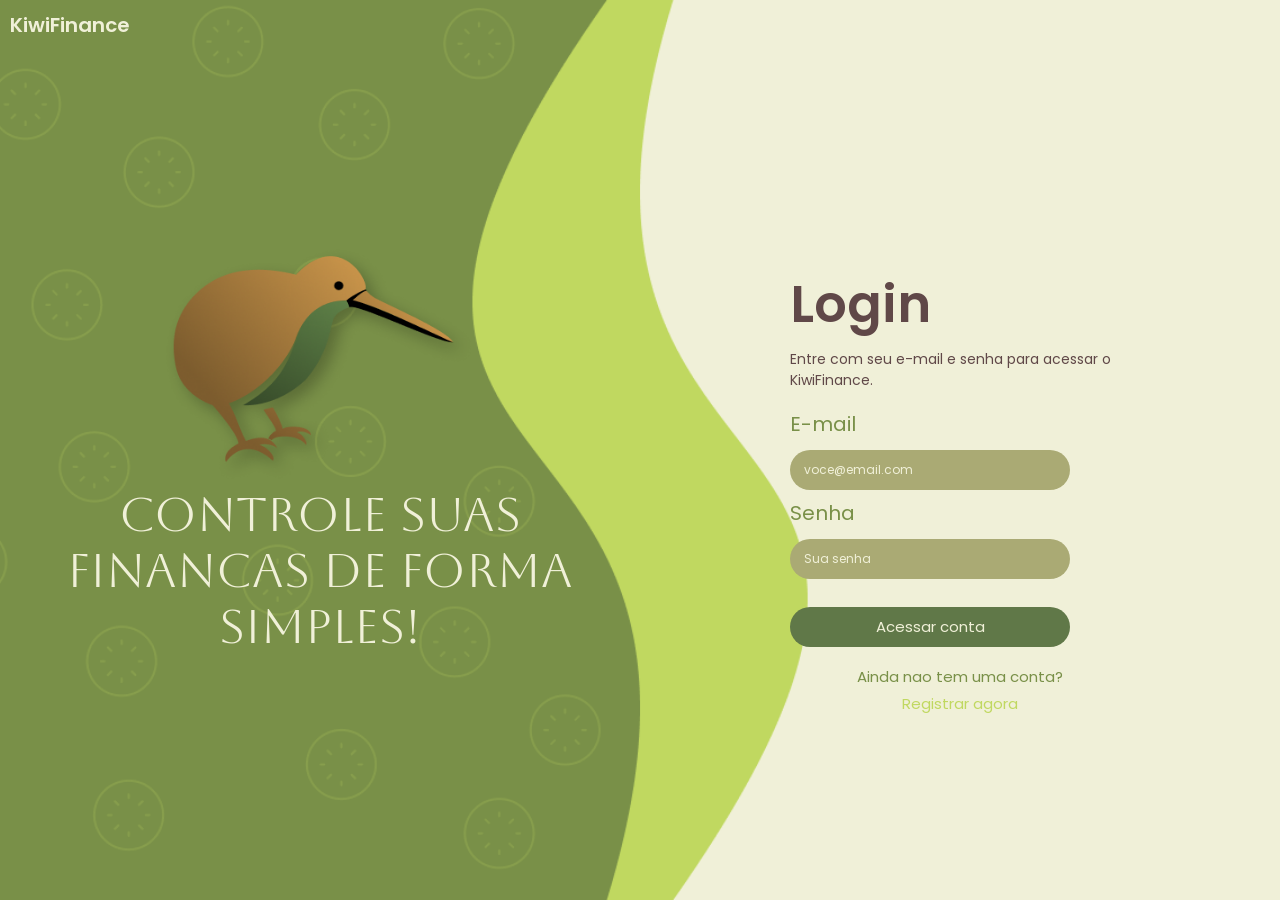
<file: frontend/auth/login.html>
<!DOCTYPE html>
<html lang="pt-br">
<head>
    <meta charset="UTF-8">
    <meta name="viewport" content="width=device-width, initial-scale=1.0">
    <title>KiwiFinance</title> 
    <link rel="stylesheet" href="css/auth.css">
</head>
<body data-auth-page="login">
    <header>
        <div class="Logo">
            <h3>KiwiFinance</h3>
        </div>
    </header>

    <main>
        <div class="main-login">
            <div class="left-login">
                <img src="../assets/images/Kiwi.png" alt="Logo Kiwi" width="315" height="240">
                <h1>CONTROLE SUAS</h1>
                <h1>FINANCAS DE FORMA</h1>
                <h1>SIMPLES!</h1>
            </div>

            <div class="right-login">
                <div class="card-login">
                    <h1>Login</h1>
                    <p class="auth-subtitle">Entre com seu e-mail e senha para acessar o KiwiFinance.</p>
                    <div class="auth-message" id="auth-message" hidden></div>

                    <form data-auth-form novalidate>
                        <label for="email">E-mail</label>
                        <input type="email" id="email" name="email" placeholder="voce@email.com" autocomplete="email" required>

                        <label for="password">Senha</label>
                        <input type="password" id="password" name="password" placeholder="Sua senha" autocomplete="current-password" required>

                        <button type="submit">Acessar conta</button>
                        <p>Ainda nao tem uma conta?</p>
                        <a href="register.html">Registrar agora</a>
                    </form>
                </div>
            </div>
        </div>
    </main>

    <script type="module" src="js/auth.js?v=2"></script>
</body>
</html>
</file>
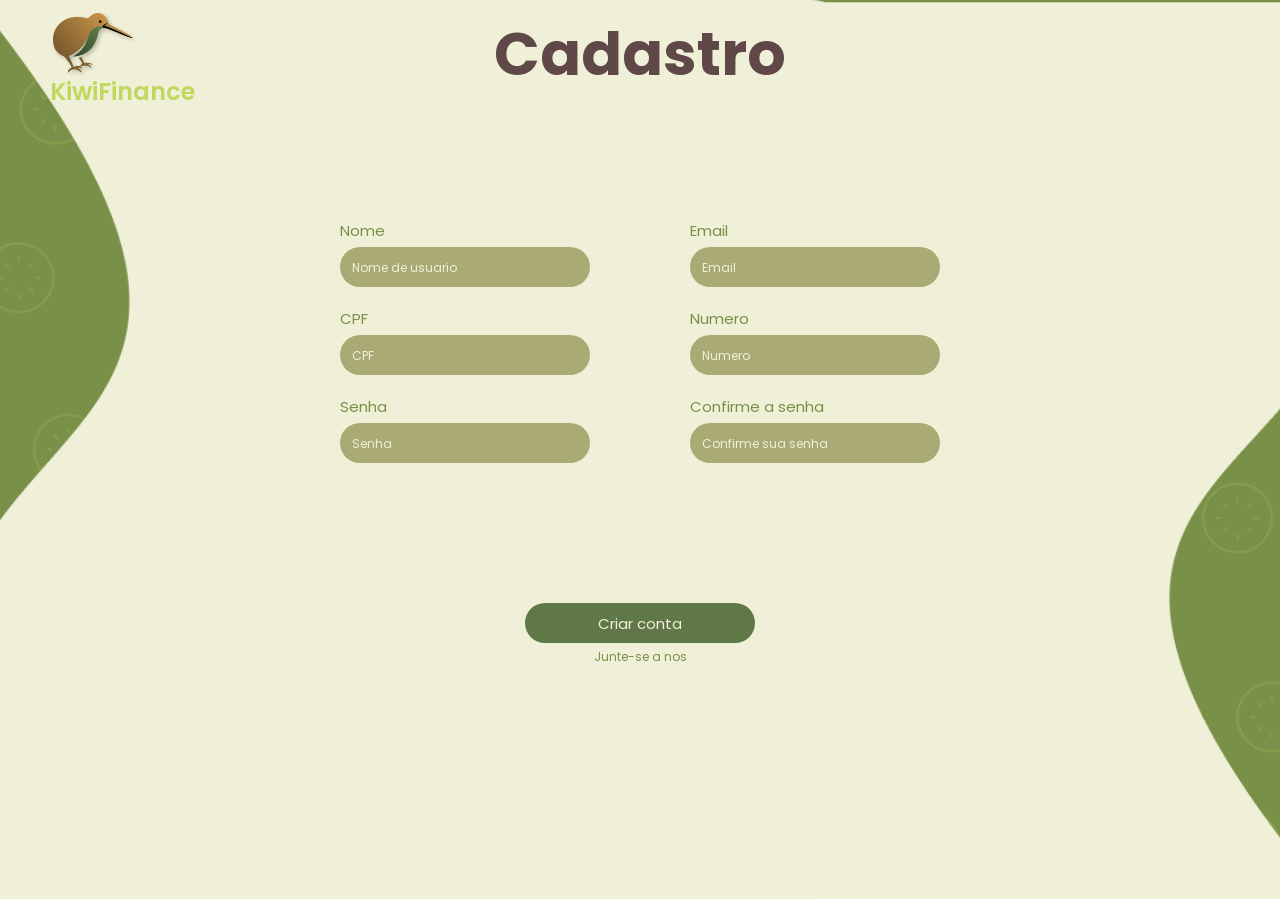
<file: frontend/auth/register.html>
<!DOCTYPE html>
<html lang="pt-br">
<head>
    <meta charset="UTF-8">
    <meta name="viewport" content="width=device-width, initial-scale=1.0">
    <title>Cadastro</title>
    <link rel="icon" href="../assets/images/Kiwi.png">
    <link rel="stylesheet" href="css/register.css">
</head>
<body data-auth-page="register">
    <header class="icon">
        <img src="../assets/images/Kiwi.png" alt="iconkiwi"
        width="90px"
        height="70px">
        <h1>KiwiFinance</h1>
    </header>

    <main>
        <div class="Titulo">
            <h1>Cadastro</h1>
        </div>
        
        <form action="register" method="post" class=" form-container" id="register-form" data-auth-form novalidate>
            <div class="input-group">
                <label for="nome">Nome</label>
                <input type="text" name="nome" id="nome" placeholder="Nome de usuario" autocomplete="name" required>
            </div>

            <div class="input-group">
                <label for="email">Email</label>
                <input type="email" name="email" id="email" placeholder="Email" autocomplete="email" required>
            </div>

            <div class="input-group">
                <label for="cpf">CPF</label>
                <input type="text" name="cpf" id="cpf" placeholder="CPF">
            </div>

            <div class="input-group">
                <label for="telefone">Numero</label>
                <input type="text" name="telefone" id="telefone" placeholder="Numero" autocomplete="tel">
            </div>

            <div class="input-group">
                <label for="password">Senha</label>
                <input type="password" name="password" id="password" placeholder="Senha" autocomplete="new-password" required>
            </div>

            <div class="input-group">
                <label for="confirmPassword">Confirme a senha</label>
                <input type="password" name="confirmPassword" id="confirmPassword" placeholder="Confirme sua senha" autocomplete="new-password" required>
            </div>

        </form>
        <div class="btn">
            <button type="submit" form="register-form" data-auth-submit>Criar conta</button>
            <p>Junte-se a nos</p>
        </div>

    </main>

    <script type="module" src="js/auth.js?v=2"></script>
</body>
</html>
</file>
<file: frontend/auth/css/auth.css>
@import url('https://fonts.googleapis.com/css2?family=Poppins:ital,wght@0,100;0,200;0,300;0,400;0,500;0,600;0,700;0,800;0,900;1,100;1,200;1,300;1,400;1,500;1,600;1,700;1,800;1,900&display=swap');
@import url('https://fonts.googleapis.com/css2?family=Aboreto&family=Poppins:ital,wght@0,100;0,200;0,300;0,400;0,500;0,600;0,700;0,800;0,900;1,100;1,200;1,300;1,400;1,500;1,600;1,700;1,800;1,900&display=swap');

* {
    margin: 0;
    padding: 0;
    box-sizing: border-box;
}

body {
    min-height: 100vh;
    width: 100%;
    background: url('../../assets/images/Login.png') no-repeat center;
    background-size: cover;
    position: relative;
    overflow-x: hidden;
    overflow-y: auto;
}

header {
    position: absolute;
    top: 10px;
    left: 10px;
    z-index: 10;
}

h3 {
    color: #F0F0D8;
    font-size: 20px;
    font-weight: 600;
    font-family: 'Poppins', sans-serif;
}

main {
    min-height: 100vh;
}

.main-login {
    display: flex;
    min-height: 100vh;
}

.left-login {
    flex: 1;
    display: flex;
    flex-direction: column;
    justify-content: center;
    align-items: center;
    padding: 40px 20px;
}

.left-login h1 {
    color: #F0F0D8;
    font-family: 'Aboreto', sans-serif;
    font-weight: 400;
    font-size: 48px;
    text-align: center;
}

.right-login {
    flex: 1;
    display: flex;
    justify-content: center;
    align-items: center;
    padding: 120px 20px 40px;
}

.card-login {
    width: min(100%, 340px);
}

.right-login h1 {
    color: #604848;
    font-weight: 600;
    font-family: 'Poppins', sans-serif;
    font-size: 51px;
}

.auth-subtitle {
    text-align: left;
    margin: 6px 0 18px;
    color: #604848;
    font-family: 'Poppins', sans-serif;
    font-size: 14px;
}

.auth-message {
    margin-bottom: 16px;
    padding: 12px 16px;
    border-radius: 16px;
    font-family: 'Poppins', sans-serif;
    font-size: 14px;
}

.auth-message--error {
    background: rgba(146, 79, 79, 0.15);
    color: #7A2F2F;
}

.auth-message--success {
    background: rgba(96, 120, 72, 0.16);
    color: #40552C;
}

input {
    display: block;
    margin-top: 3px;
    width: 100%;
    max-width: 280px;
    min-height: 40px;
    border: none;
    padding: 8px 14px;
    border-radius: 24px;
    background: #AAAA74;
    outline: none;
}

input::placeholder {
    color: #F0F0D8;
    font-family: 'Poppins', sans-serif;
    font-size: 12px;
}

label {
    color: #799048;
    font-family: 'Poppins', sans-serif;
    font-size: 20px;
}

form {
    display: flex;
    flex-direction: column;
    gap: 8px;
}

button {
    margin-top: 20px;
    border-radius: 24px;
    border: none;
    background: #607848;
    outline: none;
    cursor: pointer;
    color: #F0F0D8;
    width: 100%;
    max-width: 280px;
    min-height: 40px;
    font-family: 'Poppins', sans-serif;
    font-size: 15px;
    
}

button:hover {
    background: #40552C;
    transition: 0.3s;
}

button:disabled {
    opacity: 0.7;
    cursor: wait;
}

p {
    text-align: center;
    margin-top: 10px;
    color: #799048;
    font-family: 'Poppins', sans-serif;
    font-size: 15px;
}

a {
    text-align: center;
    margin-top: -4px;
    font-family: 'Poppins', sans-serif;
    font-size: 15px;
    color: #C0D860;
    text-decoration: none;
}

a:hover {
    text-decoration: underline;
}

@media (max-width: 960px) {
    body {
        background-position: left center;
    }

    .main-login {
        flex-direction: column;
    }

    .left-login {
        padding-top: 120px;
    }

    .left-login img {
        width: 220px;
        height: auto;
    }

    .left-login h1 {
        font-size: 34px;
    }

    .right-login {
        padding: 40px 20px 60px;
    }

    .right-login h1 {
        font-size: 40px;
    }

    .card-login,
    input,
    button {
        max-width: none;
    }
}
</file>
<file: frontend/auth/css/register.css>
@import url('https://fonts.googleapis.com/css2?family=Poppins:ital,wght@0,100;0,200;0,300;0,400;0,500;0,600;0,700;0,800;0,900;1,100;1,200;1,300;1,400;1,500;1,600;1,700;1,800;1,900&display=swap');

*{
    margin: 0;
    padding: 0;
}

body{
    height: 100vh;
    width: 100vw;
    background: url(/frontend/assets/images/Register.png) no-repeat center;
    background-size: cover;
    position: relative;
    overflow: hidden; 
}

.icon{
    position: relative;
    align-items: self-start;
    left: 50px;
    z-index: 10;

}

.icon h1{
    font-family:'Poppins', sans-serif;
    color: #C0D860;
    font-size: 24px;
    font-weight: 600;
}

.icon img{
    margin-bottom: -10px;
    margin-top: 10px;
    text-align: center;
}

.form-container {
    display: grid;
    grid-template-columns: 1fr 1fr; /* 2 colunas */
    gap: 20px 100px; /* espaço entre os campos */
    max-width: 600px;
    margin: 0 auto;
    align-items: center;
    margin-top: 120px;
}

.input-group {
    display: flex;
    flex-direction: column;
    gap: 5px;
}


input {
    padding: 12px;
    width: 380px;
    height: 40px;
    border-radius: 24px;
    border: none;
    background-color: #AAAA74; 
    width: 100%;
    box-sizing: border-box;
}

.Titulo{
    font-family: 'Poppins', sans-serif;
    color: #604848;
    font-size: 30px;
    font-weight: 660;
    text-align: center;
    margin-top: -100px;
}

label{
    color: #799048;
    font-family: 'Poppins', sans-serif;
    font-size: 15px;
}

input::placeholder{
    color: #F0F0D8;
    font-family: 'Poppins', sans-serif;
    font-size: 12px;
}

.btn{
    text-align: center;
    margin-top: 90px;
}

button{
    margin-top: 50px;
    border-radius: 24px;
    border: none;
    background: #607848;
    outline: none;
    cursor: pointer;
    color: #F0F0D8;
    height: 30px;
    width: 230px;
    height: 40px;
    font-family: 'Poppins', sans-serif;
    font-size: 15px;
}

button:hover{
    background: #40552c;
    transition: 0.3s;
}

p{
    font-family: 'Poppins', sans-serif;
    font-size: 12px;
    margin-top: 5px;
    color: #799048;
}
</file>
